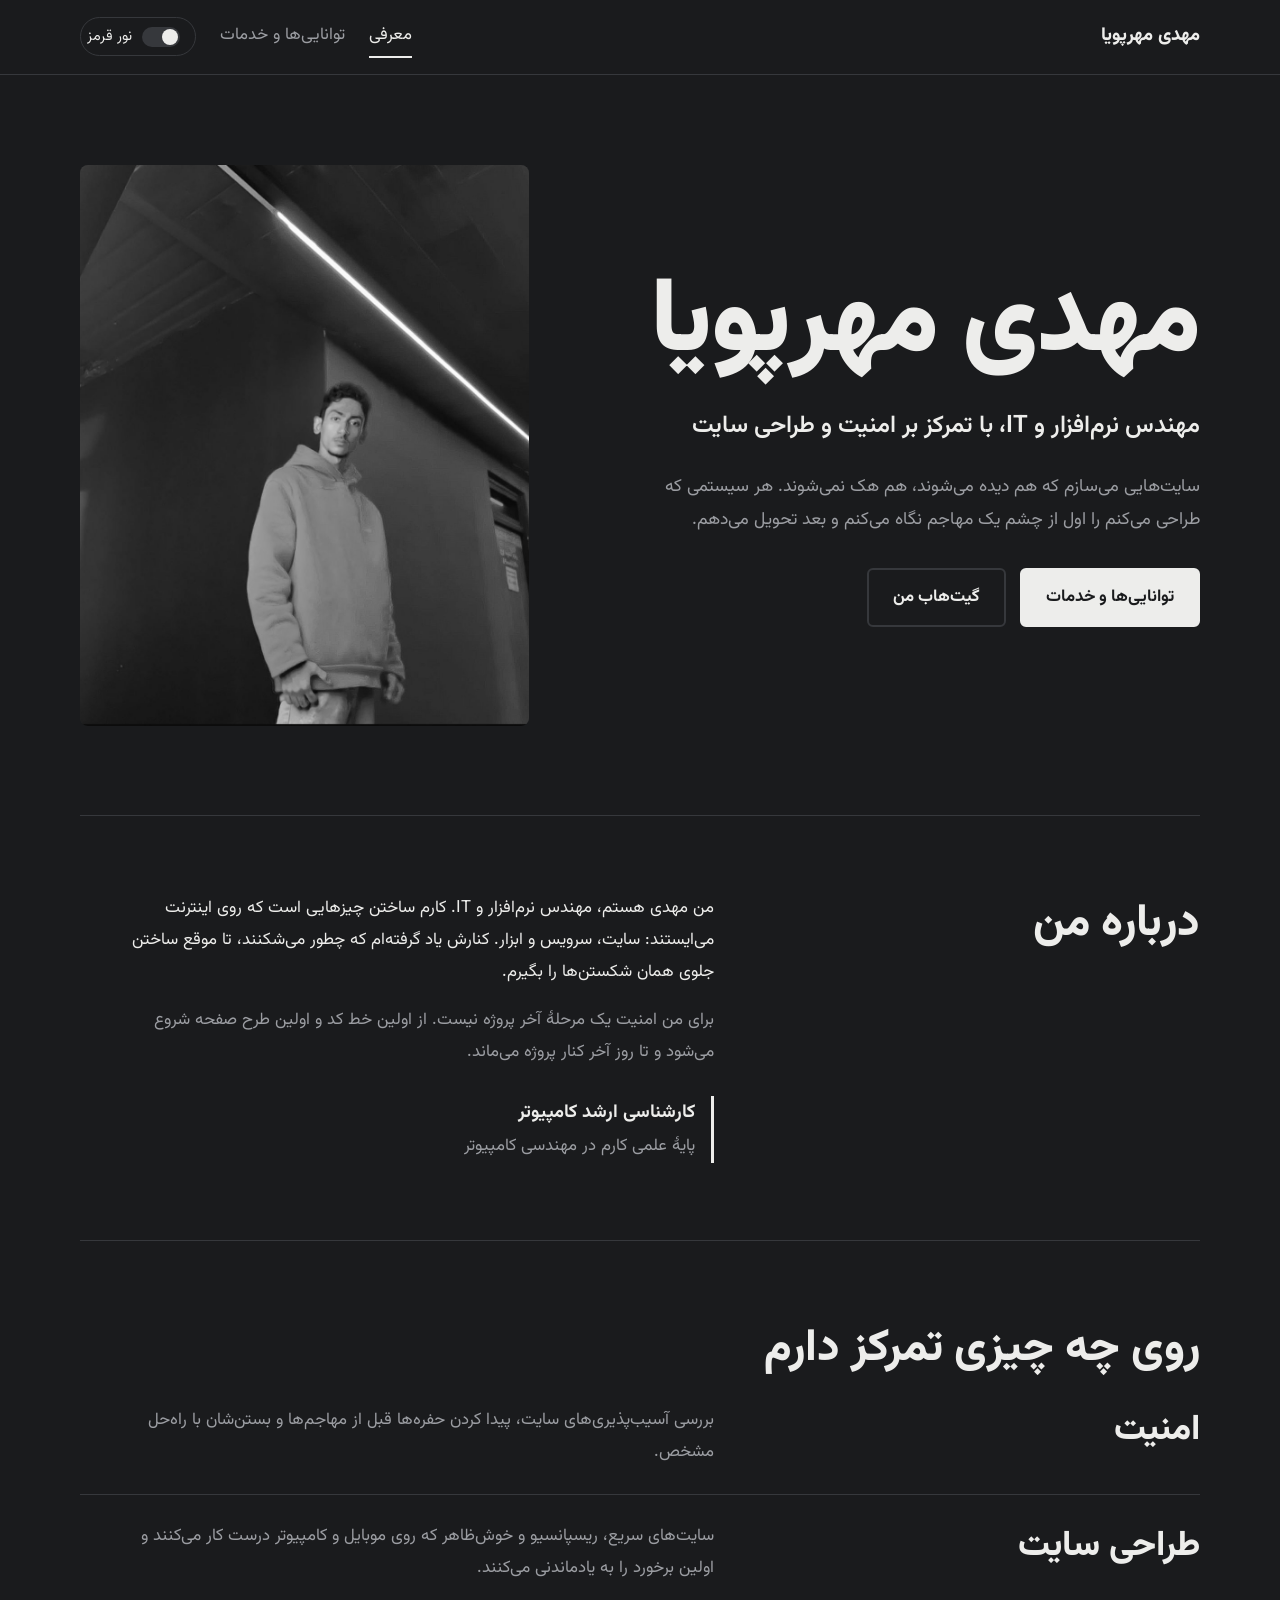
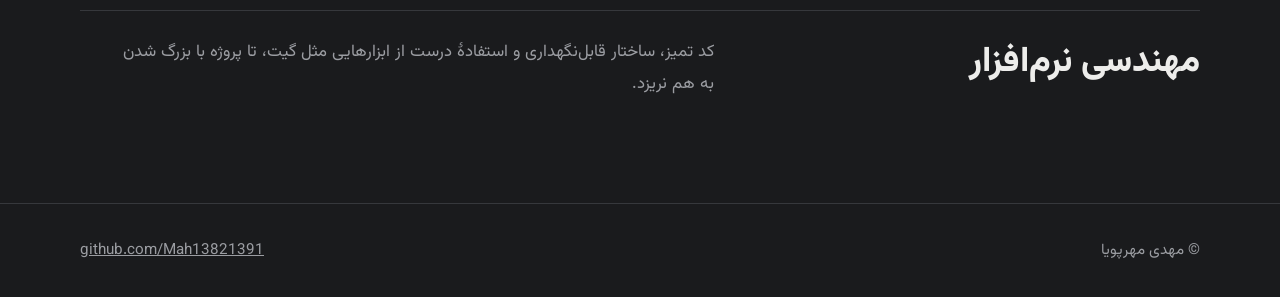
<file: index.html>
<!DOCTYPE html>
<html lang="fa" dir="rtl" data-mode="mono">
<head>
  <meta charset="UTF-8">
  <meta name="viewport" content="width=device-width, initial-scale=1.0">
  <title>مهدی مهرپویا | مهندس نرم‌افزار، امنیت و طراحی سایت</title>
  <meta name="description" content="مهدی مهرپویا، مهندس نرم‌افزار و IT با مدرک کارشناسی ارشد کامپیوتر. متخصص امنیت و طراحی سایت.">
  <link rel="preconnect" href="https://fonts.googleapis.com">
  <link rel="preconnect" href="https://fonts.gstatic.com" crossorigin>
  <link href="https://fonts.googleapis.com/css2?family=Vazirmatn:wght@300;400;600;800;900&display=swap" rel="stylesheet">
  <link rel="stylesheet" href="style.css">
  <script>
    try {
      var m = localStorage.getItem("mode");
      if (m === "red" || m === "mono") document.documentElement.setAttribute("data-mode", m);
    } catch (e) {}
  </script>
</head>
<body>

  <header class="site-header">
    <div class="wrap">
      <a class="brand" href="index.html">مهدی مهرپویا</a>
      <nav class="nav" aria-label="منوی اصلی">
        <a class="link" href="index.html" aria-current="page">معرفی</a>
        <a class="link" href="skills.html">توانایی‌ها و خدمات</a>
        <button class="mode-toggle" type="button" data-toggle-mode aria-pressed="false">
          <span class="track" aria-hidden="true"></span>
          نور قرمز
        </button>
      </nav>
    </div>
  </header>

  <main>
    <div class="wrap">

      <section class="hero">
        <div>
          <h1>مهدی مهرپویا</h1>
          <p class="role">مهندس نرم‌افزار و IT، با تمرکز بر امنیت و طراحی سایت</p>
          <p class="tagline">سایت‌هایی می‌سازم که هم دیده می‌شوند، هم هک نمی‌شوند. هر سیستمی که طراحی می‌کنم را اول از چشم یک مهاجم نگاه می‌کنم و بعد تحویل می‌دهم.</p>
          <div class="actions">
            <a class="btn primary" href="skills.html">توانایی‌ها و خدمات</a>
            <a class="btn ghost" href="https://github.com/Mah13821391" target="_blank" rel="noopener">گیت‌هاب من</a>
          </div>
        </div>

        <button class="portrait" type="button" data-toggle-mode aria-label="تغییر عکس بین سیاه‌وسفید و نور قرمز">
          <img class="img-bw" src="photo-bw.jpg" alt="مهدی مهرپویا، عکس سیاه‌وسفید زیر نور خطی">
          <img class="img-red" src="photo-red.jpg" alt="مهدی مهرپویا با هودی زیر نور قرمز">
        </button>
      </section>

      <section class="block about-grid" id="about">
        <h2>درباره من</h2>
        <div>
          <p>من مهدی هستم، مهندس نرم‌افزار و IT. کارم ساختن چیزهایی است که روی اینترنت می‌ایستند: سایت، سرویس و ابزار. کنارش یاد گرفته‌ام که چطور می‌شکنند، تا موقع ساختن جلوی همان شکستن‌ها را بگیرم.</p>
          <p class="muted">برای من امنیت یک مرحلهٔ آخر پروژه نیست. از اولین خط کد و اولین طرح صفحه شروع می‌شود و تا روز آخر کنار پروژه می‌ماند.</p>
          <div class="degree">
            <strong>کارشناسی ارشد کامپیوتر</strong>
            <span>پایهٔ علمی کارم در مهندسی کامپیوتر</span>
          </div>
        </div>
      </section>
<section class="block" id="focus">
        <h2>روی چه چیزی تمرکز دارم</h2>
        <ul class="rows">
          <li>
            <h3>امنیت</h3>
            <p>بررسی آسیب‌پذیری‌های سایت، پیدا کردن حفره‌ها قبل از مهاجم‌ها و بستن‌شان با راه‌حل مشخص.</p>
          </li>
          <li>
            <h3>طراحی سایت</h3>
            <p>سایت‌های سریع، ریسپانسیو و خوش‌ظاهر که روی موبایل و کامپیوتر درست کار می‌کنند و اولین برخورد را به یادماندنی می‌کنند.</p>
          </li>
          <li>
            <h3>مهندسی نرم‌افزار</h3>
            <p>کد تمیز، ساختار قابل‌نگهداری و استفادهٔ درست از ابزارهایی مثل گیت، تا پروژه با بزرگ شدن به هم نریزد.</p>
          </li>
        </ul>
      </section>

    </div>
  </main>

  <footer class="site-footer">
    <div class="wrap">
      <span>© مهدی مهرپویا</span>
      <a href="https://github.com/Mah13821391" target="_blank" rel="noopener">github.com/Mah13821391</a>
    </div>
  </footer>

  <script src="script.js"></script>
</body>
</html>
</file>
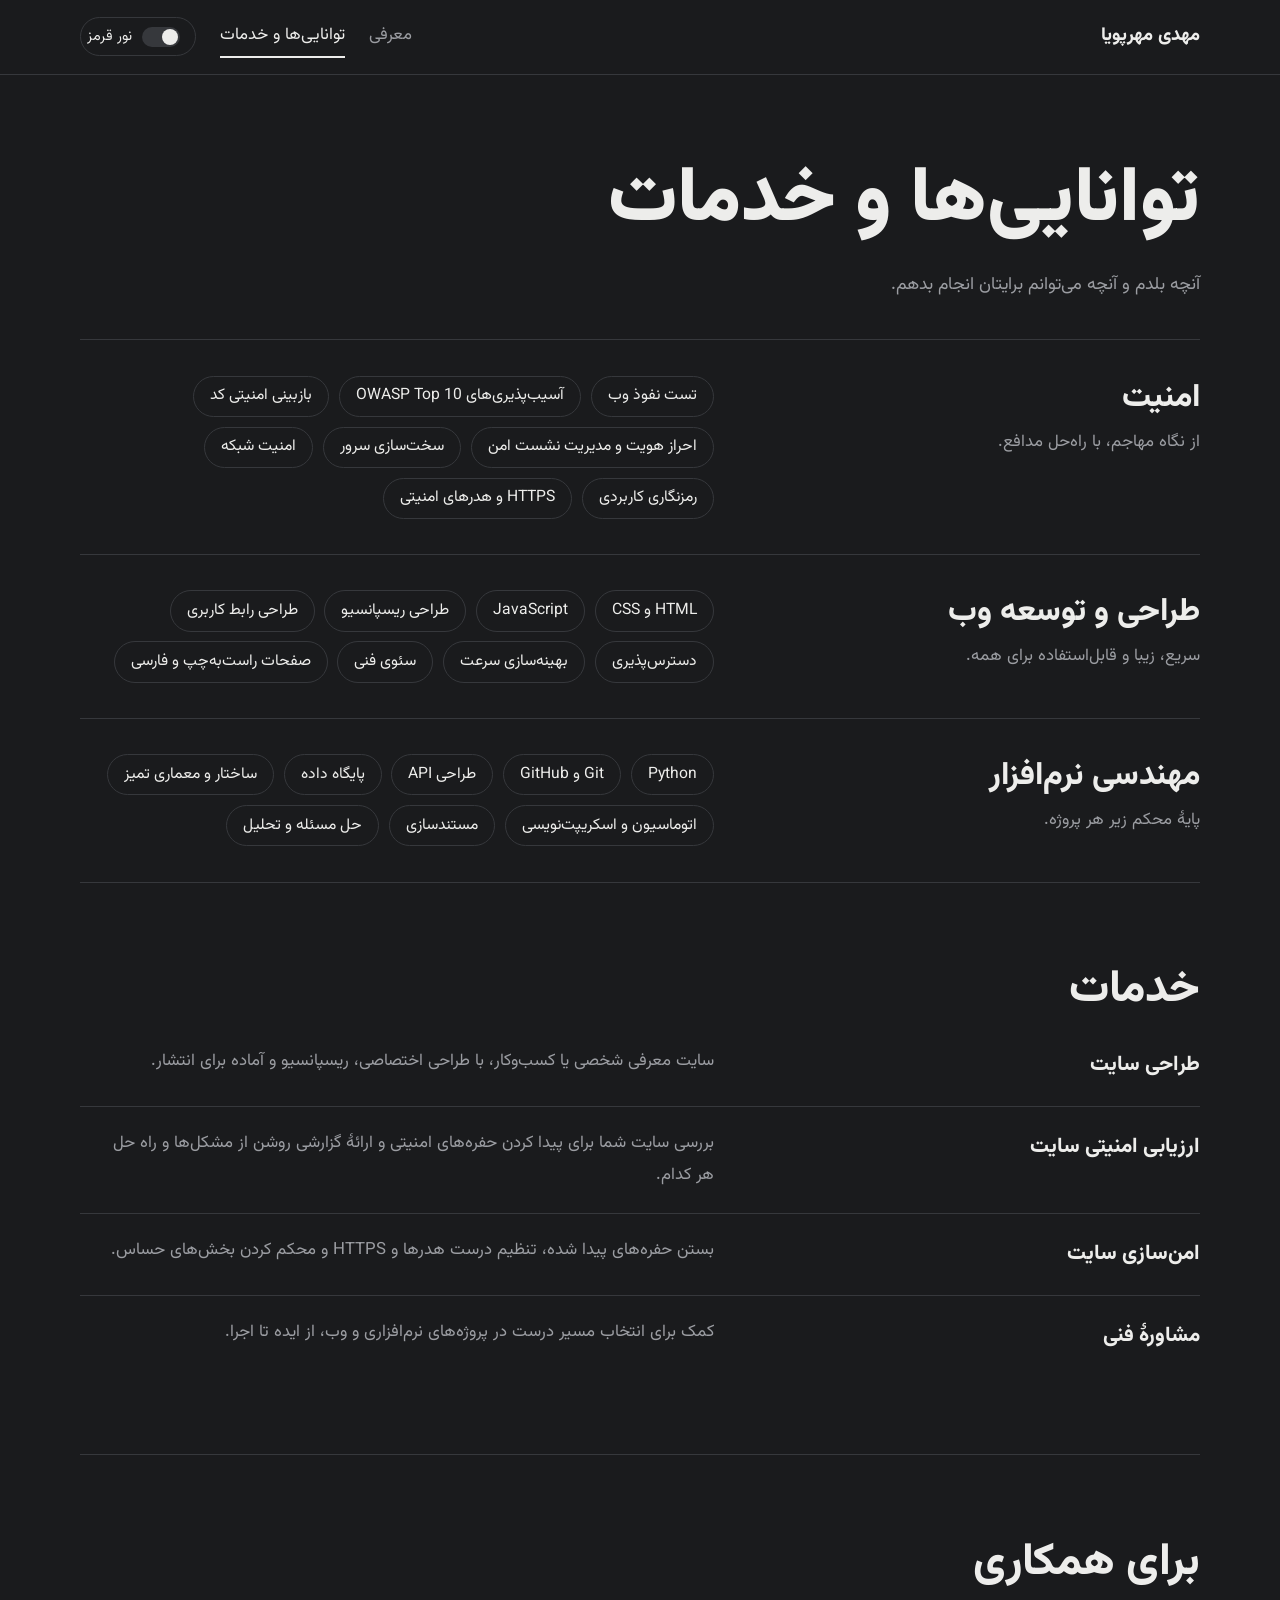
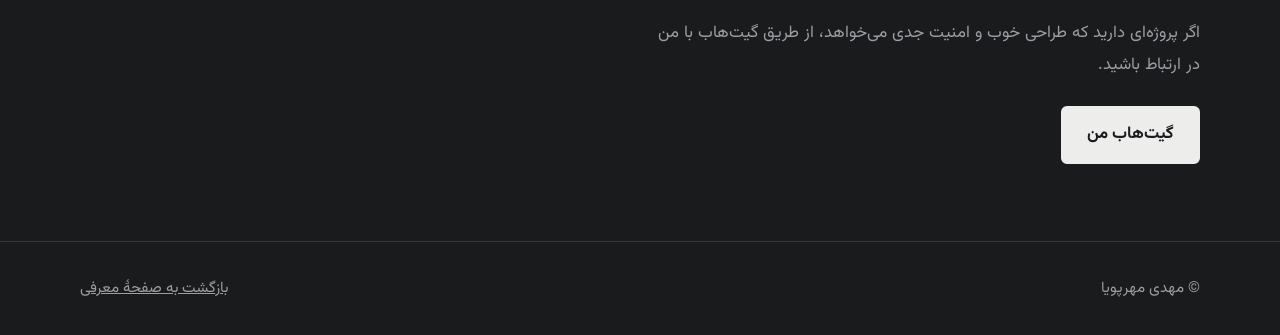
<file: skills.html>
<!DOCTYPE html>
<html lang="fa" dir="rtl" data-mode="mono">
<head>
  <meta charset="UTF-8">
  <meta name="viewport" content="width=device-width, initial-scale=1.0">
  <title>توانایی‌ها و خدمات | مهدی مهرپویا</title>
  <meta name="description" content="توانایی‌ها و خدمات مهدی مهرپویا در امنیت، طراحی سایت و مهندسی نرم‌افزار.">
  <link rel="preconnect" href="https://fonts.googleapis.com">
  <link rel="preconnect" href="https://fonts.gstatic.com" crossorigin>
  <link href="https://fonts.googleapis.com/css2?family=Vazirmatn:wght@300;400;600;800;900&display=swap" rel="stylesheet">
  <link rel="stylesheet" href="style.css">
  <script>
    try {
      var m = localStorage.getItem("mode");
      if (m === "red" || m === "mono") document.documentElement.setAttribute("data-mode", m);
    } catch (e) {}
  </script>
</head>
<body>

  <header class="site-header">
    <div class="wrap">
      <a class="brand" href="index.html">مهدی مهرپویا</a>
      <nav class="nav" aria-label="منوی اصلی">
        <a class="link" href="index.html">معرفی</a>
        <a class="link" href="skills.html" aria-current="page">توانایی‌ها و خدمات</a>
        <button class="mode-toggle" type="button" data-toggle-mode aria-pressed="false">
          <span class="track" aria-hidden="true"></span>
          نور قرمز
        </button>
      </nav>
    </div>
  </header>

  <main>
    <div class="wrap">

      <section class="page-head">
        <h1>توانایی‌ها و خدمات</h1>
        <p>آنچه بلدم و آنچه می‌توانم برایتان انجام بدهم.</p>
      </section>

      <section class="skill-group">
        <div>
          <h2>امنیت</h2>
          <p class="lead">از نگاه مهاجم، با راه‌حل مدافع.</p>
        </div>
        <ul class="tags">
          <li>تست نفوذ وب</li>
          <li>آسیب‌پذیری‌های OWASP Top 10</li>
          <li>بازبینی امنیتی کد</li>
          <li>احراز هویت و مدیریت نشست امن</li>
          <li>سخت‌سازی سرور</li>
          <li>امنیت شبکه</li>
          <li>رمزنگاری کاربردی</li>
          <li>HTTPS و هدرهای امنیتی</li>
        </ul>
      </section>

      <section class="skill-group">
        <div>
          <h2>طراحی و توسعه وب</h2>
          <p class="lead">سریع، زیبا و قابل‌استفاده برای همه.</p>
        </div>
        <ul class="tags">
          <li>HTML و CSS</li>
          <li>JavaScript</li>
          <li>طراحی ریسپانسیو</li>
          <li>طراحی رابط کاربری</li>
          <li>دسترس‌پذیری</li>
          <li>بهینه‌سازی سرعت</li>
          <li>سئوی فنی</li>
          <li>صفحات راست‌به‌چپ و فارسی</li>
        </ul>
      </section>

      <section class="skill-group">
        <div>
          <h2>مهندسی نرم‌افزار</h2>
          <p class="lead">پایهٔ محکم زیر هر پروژه.</p>
        </div>
        <ul class="tags">
          <li>Python</li>
          <li>Git و GitHub</li>
          <li>طراحی API</li>
          <li>پایگاه داده</li>
          <li>ساختار و معماری تمیز</li>
          <li>اتوماسیون و اسکریپت‌نویسی</li>
          <li>مستندسازی</li>
          <li>حل مسئله و تحلیل</li>
        </ul>
      </section>

      <section class="block">
        <h2>خدمات</h2>
        <ul class="service-list">
          <li>
            <h3>طراحی سایت</h3>
            <p>سایت معرفی شخصی یا کسب‌وکار، با طراحی اختصاصی، ریسپانسیو و آماده برای انتشار.</p>
          </li>
          <li>
            <h3>ارزیابی امنیتی سایت</h3>
            <p>بررسی سایت شما برای پیدا کردن حفره‌های امنیتی و ارائهٔ گزارشی روشن از مشکل‌ها و راه حل هر کدام.</p>
          </li>
          <li>
            <h3>امن‌سازی سایت</h3>
            <p>بستن حفره‌های پیدا شده، تنظیم درست هدرها و HTTPS و محکم کردن بخش‌های حساس.</p>
          </li>
          <li>
            <h3>مشاورهٔ فنی</h3>
            <p>کمک برای انتخاب مسیر درست در پروژه‌های نرم‌افزاری و وب، از ایده تا اجرا.</p>
          </li>
        </ul>
      </section>

      <section class="block contact">
        <h2>برای همکاری</h2>
        <p>اگر پروژه‌ای دارید که طراحی خوب و امنیت جدی می‌خواهد، از طریق گیت‌هاب با من در ارتباط باشید.</p>
        <a class="btn primary" href="
https://github.com/Mah13821391
" target="_blank" rel="noopener">گیت‌هاب من</a>
      </section>

    </div>
  </main>

  <footer class="site-footer">
    <div class="wrap">
      <span>© مهدی مهرپویا</span>
      <a href="index.html">بازگشت به صفحهٔ معرفی</a>
    </div>
  </footer>

  <script src="script.js"></script>
</body>
</html>
</file>
<file: style.css>
:root {
  --bg: #1a1b1d;
  --surface: #232427;
  --text: #ededeb;
  --muted: #9b9da2;
  --accent: #ededeb;
  --on-accent: #1a1b1d;
  --line: #36383c;
  --maxw: 1120px;
  --font: "Vazirmatn", Tahoma, "Segoe UI", sans-serif;
}

html[data-mode="red"] {
  --bg: #1f0809;
  --surface: #2b0e10;
  --text: #fbeceb;
  --muted: #cc9a98;
  --accent: #ff3b38;
  --on-accent: #1f0809;
  --line: #521d20;
}

* { box-sizing: border-box; margin: 0; padding: 0; }
html { scroll-behavior: smooth; }

body {
  font-family: var(--font);
  background: var(--bg);
  color: var(--text);
  line-height: 1.9;
  font-size: 1.05rem;
  transition: background-color 0.6s ease, color 0.6s ease;
  -webkit-font-smoothing: antialiased;
}

a { color: inherit; }
img { display: block; max-width: 100%; }

:focus-visible {
  outline: 3px solid var(--accent);
  outline-offset: 4px;
  border-radius: 4px;
}

.wrap { width: min(var(--maxw), 100% - 2.5rem); margin-inline: auto; }

.site-header { border-bottom: 1px solid var(--line); transition: border-color 0.6s ease; }
.site-header .wrap {
  display: flex;
  align-items: center;
  justify-content: space-between;
  gap: 1rem;
  padding-block: 1rem;
  flex-wrap: wrap;
}
.brand { font-weight: 800; font-size: 1.15rem; text-decoration: none; }
.nav { display: flex; gap: 1.5rem; align-items: center; flex-wrap: wrap; }
.nav a.link {
  text-decoration: none;
  color: var(--muted);
  padding-block: 0.25rem;
  border-bottom: 2px solid transparent;
  transition: color 0.2s, border-color 0.2s;
}
.nav a.link:hover { color: var(--text); }
.nav a.link[aria-current="page"] { color: var(--text); border-bottom-color: var(--accent); }
.mode-toggle {
  font: inherit;
  font-size: 0.9rem;
  color: var(--text);
  background: transparent;
  border: 1px solid var(--line);
  border-radius: 999px;
  padding: 0.3rem 0.9rem 0.3rem 0.4rem;
  display: inline-flex;
  align-items: center;
  gap: 0.6rem;
  cursor: pointer;
  transition: border-color 0.2s;
}
.mode-toggle:hover { border-color: var(--accent); }
.mode-toggle .track {
  width: 2.4rem;
  height: 1.3rem;
  border-radius: 999px;
  background: var(--line);
  position: relative;
  transition: background-color 0.4s;
}
.mode-toggle .track::after {
  content: "";
  position: absolute;
  top: 0.15rem;
  inset-inline-start: 0.15rem;
  width: 1rem;
  height: 1rem;
  border-radius: 50%;
  background: var(--text);
  transition: inset-inline-start 0.35s ease, background-color 0.4s;
}
.mode-toggle[aria-pressed="true"] .track { background: var(--accent); }
.mode-toggle[aria-pressed="true"] .track::after {
  inset-inline-start: 1.25rem;
  background: var(--on-accent);
}

.hero {
  display: grid;
  grid-template-columns: 1.15fr 0.85fr;
  gap: clamp(2rem, 5vw, 5rem);
  align-items: center;
  padding-block: clamp(2.5rem, 7vw, 6rem);
}
.hero h1 {
  font-size: clamp(3rem, 9vw, 6.5rem);
  font-weight: 900;
  line-height: 1.2;
  letter-spacing: -0.01em;
}
.hero .role { margin-top: 1rem; font-size: clamp(1.15rem, 2.4vw, 1.5rem); font-weight: 600; }
.hero .tagline { margin-top: 1.25rem; color: var(--muted); max-width: 34rem; font-size: 1.1rem; }

.actions { margin-top: 2rem; display: flex; gap: 0.9rem; flex-wrap: wrap; }
.btn {
  display: inline-block;
  font: inherit;
  font-weight: 700;
  text-decoration: none;
  padding: 0.7rem 1.5rem;
  border-radius: 6px;
  border: 2px solid var(--accent);
  transition: background-color 0.25s, color 0.25s, border-color 0.6s;
}
.btn.primary { background: var(--accent); color: var(--on-accent); }
.btn.primary:hover { background: transparent; color: var(--accent); }
.btn.ghost { color: var(--text); border-color: var(--line); }
.btn.ghost:hover { border-color: var(--accent); }
.portrait {
  position: relative;
  aspect-ratio: 4 / 5;
  border-radius: 8px;
  overflow: hidden;
  background: var(--surface);
  cursor: pointer;
  border: 0;
  padding: 0;
  display: block;
  width: 100%;
}
.portrait img {
  position: absolute;
  inset: 0;
  width: 100%;
  height: 100%;
  object-fit: cover;
  transition: opacity 0.9s ease;
}
.portrait .img-red { opacity: 0; }
html[data-mode="red"] .portrait .img-red { opacity: 1; }
html[data-mode="red"] .portrait .img-bw { opacity: 0; }

section.block {
  padding-block: clamp(2.5rem, 6vw, 5rem);
  border-top: 1px solid var(--line);
  transition: border-color 0.6s;
}
h2 { font-size: clamp(1.8rem, 4vw, 2.8rem); font-weight: 800; line-height: 1.4; margin-bottom: 1.5rem; }

.about-grid { display: grid; grid-template-columns: 0.8fr 1.2fr; gap: clamp(1.5rem, 5vw, 4rem); }
.about-grid p { max-width: 38rem; }
.about-grid p + p { margin-top: 1rem; }
.about-grid .muted { color: var(--muted); }

.degree {
  margin-top: 1.75rem;
  padding-inline-start: 1rem;
  border-inline-start: 3px solid var(--accent);
  transition: border-color 0.6s;
}
.degree strong { display: block; font-size: 1.15rem; }
.degree span { color: var(--muted); }

.rows { list-style: none; }
.rows li {
  display: grid;
  grid-template-columns: 0.8fr 1.2fr;
  gap: clamp(1rem, 5vw, 4rem);
  padding-block: 1.6rem;
  border-top: 1px solid var(--line);
  transition: border-color 0.6s;
}
.rows li:first-child { border-top: 0; padding-top: 0; }
.rows h3 { font-size: clamp(1.5rem, 3.2vw, 2.2rem); font-weight: 800; line-height: 1.5; }
.rows p { color: var(--muted); max-width: 38rem; }

.page-head { padding-block: clamp(2.5rem, 6vw, 5rem) clamp(1.5rem, 3vw, 2.5rem); }
.page-head h1 { font-size: clamp(2.4rem, 7vw, 4.8rem); font-weight: 900; line-height: 1.3; }
.page-head p { margin-top: 1rem; color: var(--muted); max-width: 36rem; font-size: 1.1rem; }
.skill-group {
  display: grid;
  grid-template-columns: 0.8fr 1.2fr;
  gap: clamp(1rem, 5vw, 4rem);
  padding-block: 2.2rem;
  border-top: 1px solid var(--line);
  transition: border-color 0.6s;
}
.skill-group h2 { font-size: clamp(1.5rem, 3vw, 2rem); margin-bottom: 0.4rem; }
.skill-group .lead { color: var(--muted); max-width: 20rem; }

.tags { list-style: none; display: flex; flex-wrap: wrap; gap: 0.6rem; align-content: flex-start; }
.tags li {
  border: 1px solid var(--line);
  border-radius: 999px;
  padding: 0.3rem 1rem;
  font-size: 0.98rem;
  transition: border-color 0.2s, color 0.2s;
}
.tags li:hover { border-color: var(--accent); }

.service-list { list-style: none; }
.service-list li {
  padding-block: 1.3rem;
  border-top: 1px solid var(--line);
  display: grid;
  grid-template-columns: 0.8fr 1.2fr;
  gap: clamp(1rem, 5vw, 4rem);
  transition: border-color 0.6s;
}
.service-list li:first-child { border-top: 0; padding-top: 0; }
.service-list h3 { font-size: 1.3rem; font-weight: 800; }
.service-list p { color: var(--muted); max-width: 38rem; }

.contact { text-align: start; }
.contact p { color: var(--muted); max-width: 34rem; margin-bottom: 1.5rem; }

.site-footer {
  border-top: 1px solid var(--line);
  padding-block: 2rem;
  color: var(--muted);
  font-size: 0.95rem;
  transition: border-color 0.6s;
}
.site-footer .wrap { display: flex; justify-content: space-between; gap: 1rem; flex-wrap: wrap; }

@media (max-width: 800px) {
  .hero, .about-grid, .rows li, .skill-group, .service-list li { grid-template-columns: 1fr; }
  .hero .portrait { order: -1; max-width: 22rem; }
  .skill-group .lead { max-width: none; }
}

@media (prefers-reduced-motion: reduce) {
  *, *::before, *::after { transition: none !important; scroll-behavior: auto !important; }
}
</file>
